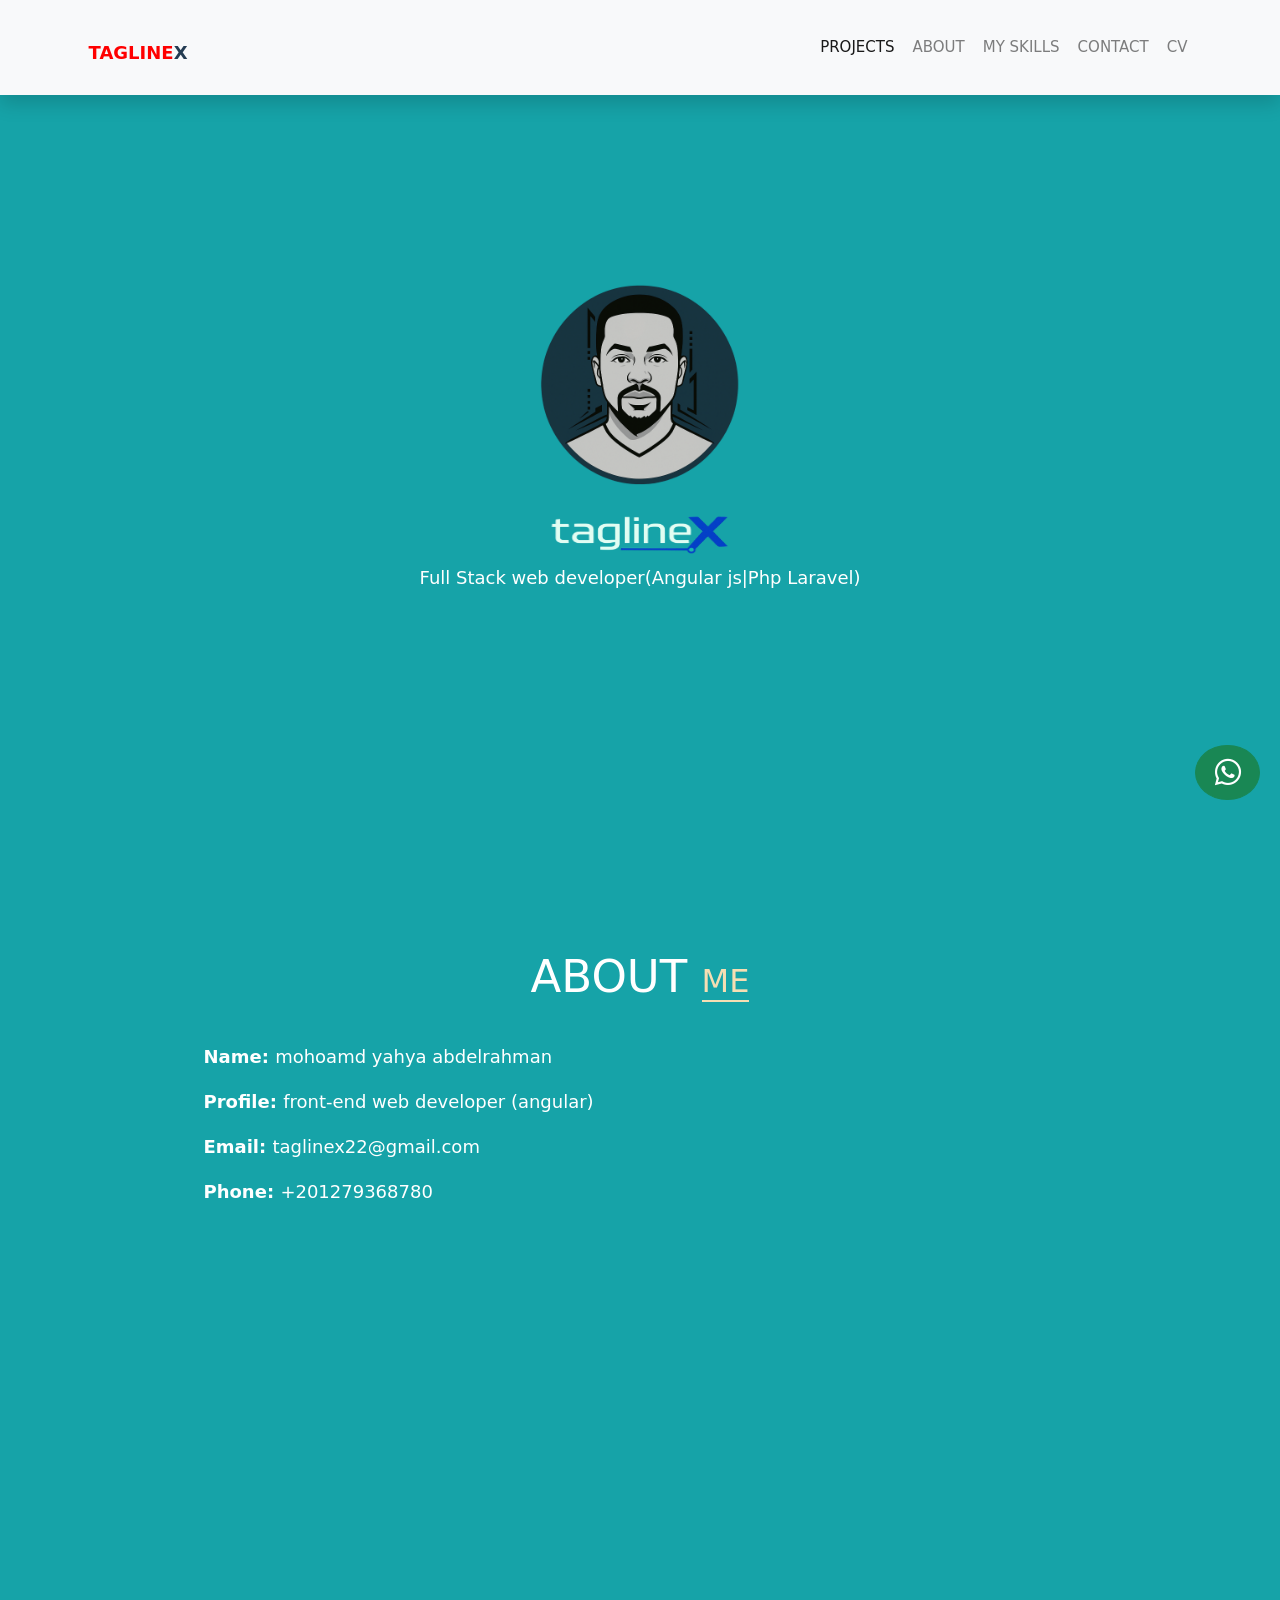
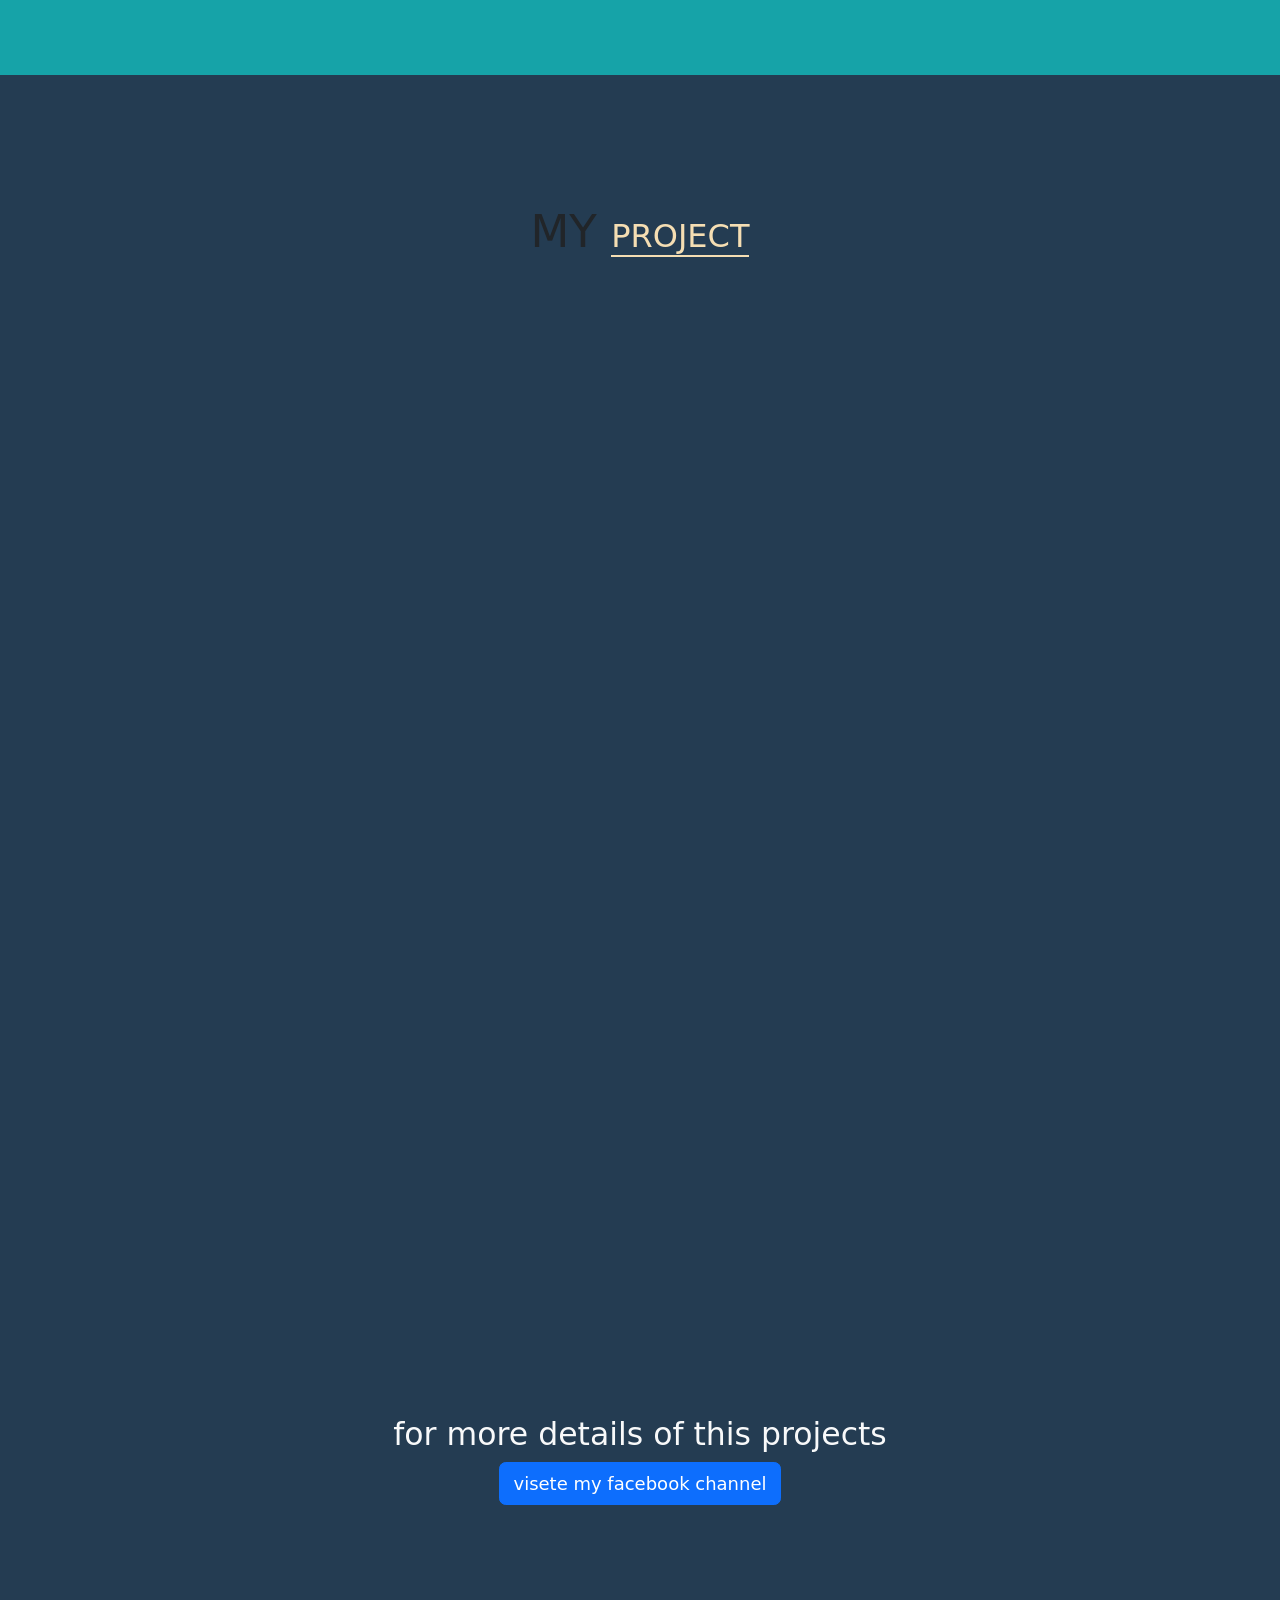
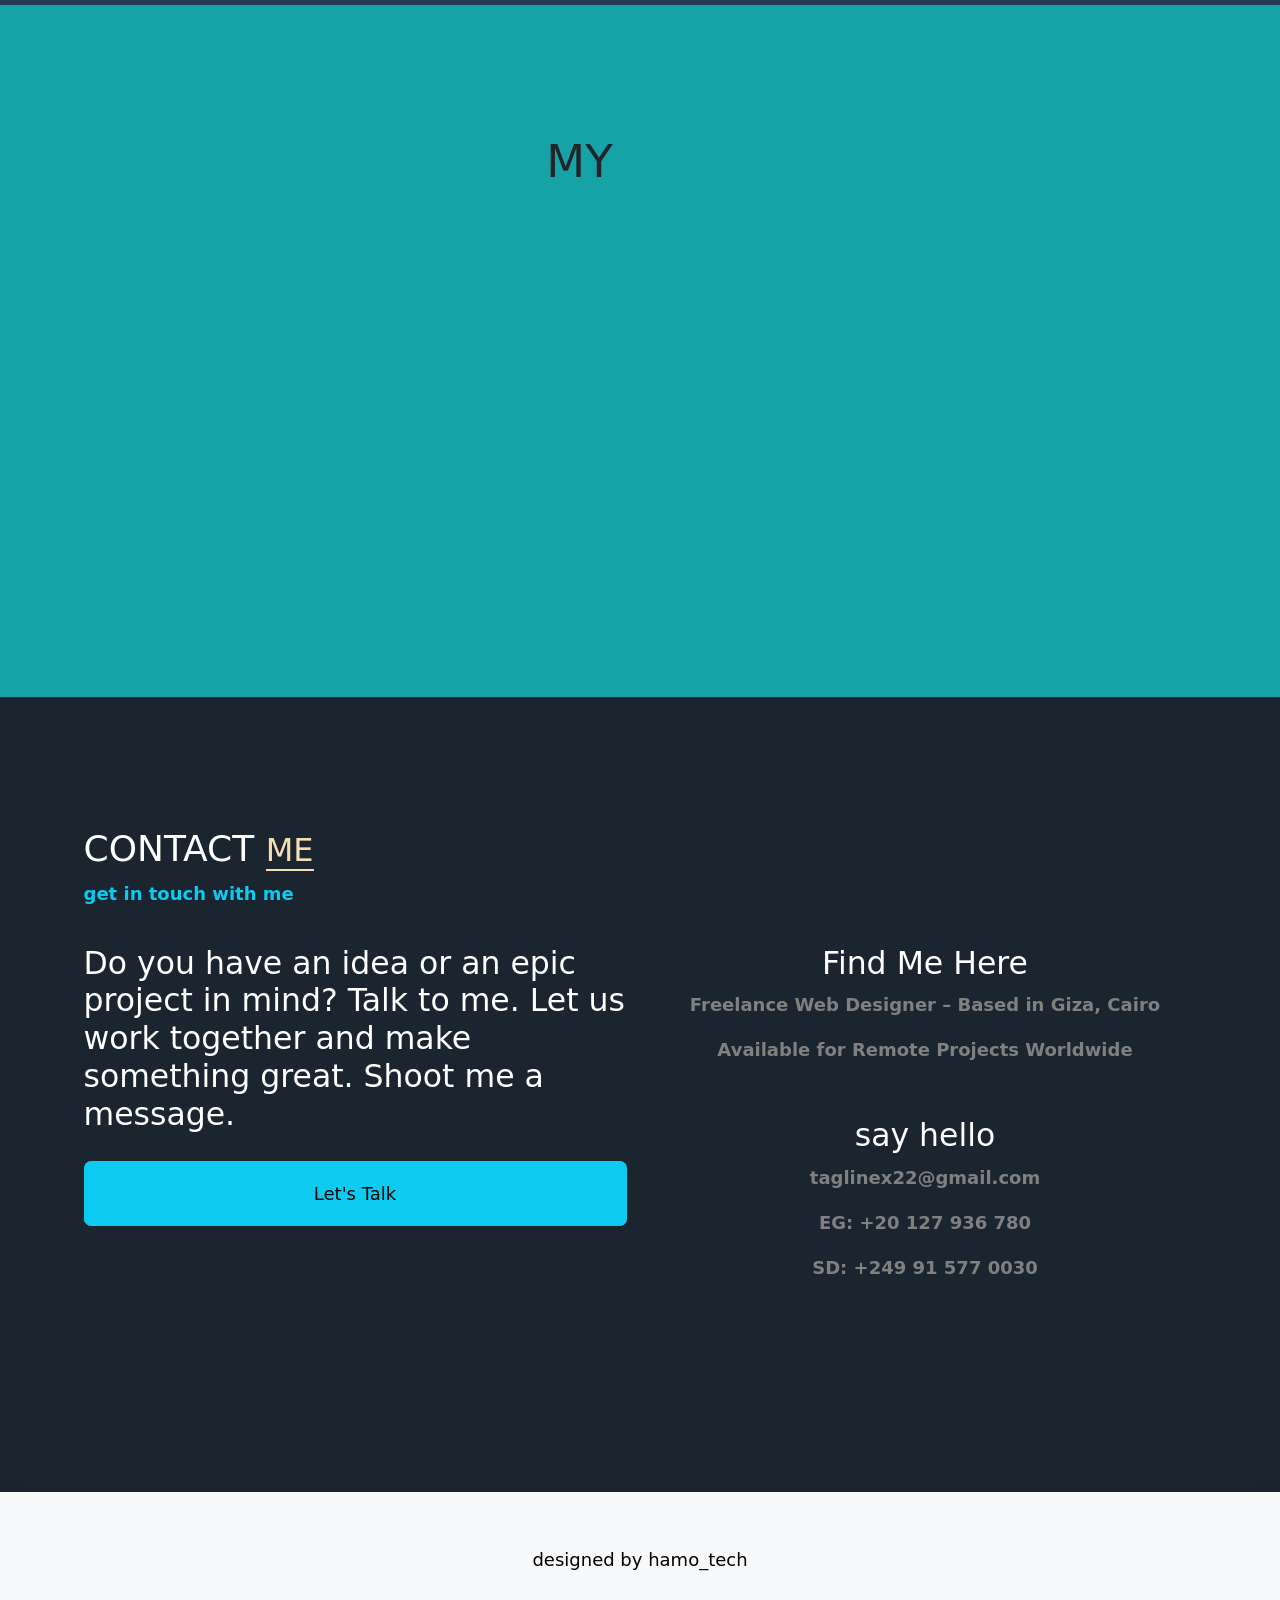
<file: index.html>
<!DOCTYPE html>
<html lang="en">

<head>
  <meta charset="UTF-8">
  <meta name="viewport" content="width=device-width, initial-scale=1.0">

  <!-- SEO Meta Tags -->
  <title>taglineX</title>
  <meta name="description" content="تصميم وتطوير مواقع احترافية باستخدام HTML, CSS, JavaScript, Bootstrap. حلول ويب مبتكرة للشركات والأفراد.">
  <meta name="keywords" content="تصميم مواقع, تطوير ويب, HTML, CSS, JavaScript, Bootstrap, Frontend, Responsive Design, UI/UX, UIhamo-tech">
  <meta name="author" content="Your Name or Company Name">

  <!-- Stylesheets -->
  <link rel="stylesheet" href="./assets/css/bootstrap.css">
  <link rel="stylesheet" href="./assets/css/style.css">
  <link rel="stylesheet" href="./assets/fontawsme/webfonts/all.min.css">
  <link rel="stylesheet" href="./assets/css/lightbox.min.css">

  <!-- Bootstrap 5 CSS from CDN -->
  <link href="https://cdn.jsdelivr.net/npm/bootstrap@5.3.2/dist/css/bootstrap.min.css" rel="stylesheet">

  <!-- FontAwesome Icons -->
  <link rel="stylesheet" href="https://cdnjs.cloudflare.com/ajax/libs/font-awesome/6.5.0/css/all.min.css">

  <!-- AOS Animations -->
  <link rel="stylesheet" href="https://unpkg.com/aos@2.3.1/dist/aos.css" />
</head>


<body>
  <!------------------------ << navbar >>-------------------------------->
  <section id="">
    <!-- Navbar -->
    <nav class="navbar navbar-expand-lg navbar-light bg-light fixed-top shadow p-3">
      <div class="container">
        <a class="navbar-brand" href="#section2"><span class="brand">Tagline<span>X</span></a>
        <button class="navbar-toggler" type="button" data-bs-toggle="collapse" data-bs-target="#navbarNavAltMarkup"
          aria-controls="navbarNavAltMarkup" aria-expanded="false" aria-label="Toggle navigation">
          <span class="navbar-toggler-icon"></span>
        </button>
        <div class="collapse navbar-collapse justify-content-end" id="navbarNavAltMarkup">
          <div class="navbar-nav link">
            <a class="nav-link active" href="#section3">projects</a>
            <a class="nav-link" href="#about">About</a>
            <a class="nav-link" href="#skills">My Skills</a>
            <a class="nav-link" href="#footer">Contact</a>
            <a class="nav-link" href="cv.html">CV</a>
          </div>
        </div>
      </div>
    </nav>
  </section>

  <!----------------------------<< hero >>--------------------------------------->

  <section class="hero" id="section2">
    <div class="container">
      <div class="row">
        <div class="col-12">
          <div class="img" data-aos="fade-up" data-aos-offset="200">
            <!-- <img src="./assets/images/home ava.png" alt="avatar"> -->
            <img src="./assets/images/home22.png" alt="avatar">
          </div>
          <div class="text">
            <h2><img src="./assets/images/logo2.png"></h2>
            <p class="typing-effect"> Full Stack web developer(Angular js|Php Laravel)</p>
          </div>
        </div>

      </div>
    </div>

  </section>
  <!----------------------------<< end hero >>--------------------------------------->



   <!----------------------------<< about me  >>------------------------------------------>
  <section class="about" id="about">
    <h1>about <span class="title">me</span></h1>
    <div class="container">
      <div class="row">
        <div class="col-12 col-md-6 box b">
          <div class="box-img">
            <img src="./assets/images/about3.JPG" data-aos="zoom-in" data-aos-anchor-placement="bottom-bottom">
          </div>
          <div class="box-text">

            <p><strong>Name: </strong>mohoamd yahya abdelrahman</p>
            <p><strong>Profile: </strong> front-end web developer (angular)</p>
            <p><strong>Email: </strong>taglinex22@gmail.com</p>
            <p><strong>Phone: </strong>+201279368780</p>
          </div>
        </div>
        <div class="col-12 col-md-6 box">

          <div class="box-text">
            <p data-aos="fade-up" data-aos-anchor-placement="bottom-bottom">I’m a freelancer Front-End Designer and
              Developer specialized in building interactive websites and web applications using Angular.
              I'm passionate about transforming ideas into smooth, fast, and fully responsive interfaces, with a strong
              focus on
              user experience and visual identity..</p>

            <p data-aos="fade-up" data-aos-anchor-placement="bottom-bottom">I deliver tailored solutions that help
              brands establish a professional presence online — through
              clean code, thoughtful design, and seamless integration with the latest web technologies..</p>

            <p data-aos="fade-up" data-aos-anchor-placement="bottom-bottom">My goal is always to bring real value to my
              clients by combining creative vision with modern development
              practices. Every website I create is a unique digital experience that deserves attention to detail.</p>
          </div>
        </div>
      </div>
    </div>
  </section>



  <!----------------------------<< project >>--------------------------------------->
  <section class="project" id="section3">
    <div class="container ">
      <h1>my <span class="title">project</span></h1>
      <div class="row w-100 m-auto">
        <div class="col-12  col-md-6 col-xl-4 mt-4" data-aos="zoom-in" data-aos-anchor-placement="bottom-bottom">
          <div class="card shadow ">
            <div class="gallrey">
              <a href="./assets/images/1.PNG" data-lightbox="my-gallery"
                data-title="guards system website project via angular js and bootstrap">
                <img src="./assets/images/1.PNG" alt="" class="w-100">
              </a>
              <div class="card-title pt-3">
                <a href="https://angular-frontend-final-project.web.app/home" class="btn btn-primary "
                  target="_blank">live project</a>
              </div>
            </div>
          </div>
        </div>
        <div class="col-12  col-md-6 col-xl-4 mt-4" data-aos="zoom-in" data-aos-anchor-placement="bottom-bottom">
          <div class="card shadow ">
            <div class="gallrey">
              <a href="./assets/images/car.PNG" data-lightbox="my-gallery"
                data-title="Car Rental Platform – Fullstack Laravel (MVC) Project">
                <img src="./assets/images/car.PNG" alt="" class="w-100">
              </a>
              <div class="card-title pt-3">
                <a href="http://www.carrent22.infinityfreeapp.com/" class="btn btn-primary " target="_blank">live
                  project</a>
              </div>
            </div>
          </div>
        </div>

        <div class="col-12 col-md-6 col-xl-4 mt-4" data-aos="zoom-in" data-aos-anchor-placement="bottom-bottom">
          <div class="card shadow ">
            <div class="gallrey">
              <a href="./assets/images/project10.PNG" data-lightbox="my-gallery"
                data-title="free fire website via angular js and bootstrap">
                <img src="./assets/images/project10.PNG" alt="" class="w-100">
              </a>
              <div class="card-title pt-3"><a href="https://hamadagithub22.github.io/angular-freeFire/home"
                  class="btn btn-primary" target="_blank">live project</a></div>
            </div>
          </div>
        </div>
        <div class="col-12 col-md-6 col-xl-4 mt-4" data-aos="zoom-in" data-aos-anchor-placement="bottom-bottom">
          <div class="card shadow">
            <div class="gallrey">
              <a href="./assets/images/project3.PNG" data-lightbox="my-gallery"
                data-title="flare website project via css and html only">
                <img src="./assets/images/project3.PNG" alt="" class="w-100">
              </a>
              <div class="card-title pt-3"><a href="https://hamadagithub22.github.io/challenge_flare_project_11/"
                  class="btn btn-primary" target="_blank">live project</a></div>
            </div>
          </div>
        </div>
        <div class="col-12 col-md-6 col-xl-4 mt-4" data-aos="zoom-in" data-aos-anchor-placement="bottom-bottom">
          <div class="card shadow">
            <div class="gallrey">
              <a href="./assets/images/project4.PNG" data-lightbox="my-gallery"
                data-title="track system website project via angular js and bootstrap">
                <img src="./assets/images/project4.PNG" alt="" class="w-100">
              </a>
              <div class="card-title pt-3"><a href="https://track-system-angular.web.app" class="btn btn-primary"
                  target="_blank">live project</a></div>
            </div>
          </div>
        </div>
        <div class="col-12 col-md-6 col-xl-4 mt-4" data-aos="zoom-in" data-aos-anchor-placement="bottom-bottom">
          <div class="card shadow">
            <div class="gallrey">
              <a href="./assets/images/project2.PNG" data-lightbox="my-gallery"
                data-title="arsha website project via html and css and javascript and bootstrap">
                <img src="./assets/images/project2.PNG" alt="" class="w-100">
              </a>
              <div class="card-title pt-3"><a href="https://hamadagithub22.github.io/challenge_Arsha_project_12/"
                  class="btn btn-primary" target="_blank">live project</a></div>
            </div>
          </div>
        </div>
        <div class="col-12 col-md-6 col-xl-4 mt-4" data-aos="zoom-in" data-aos-anchor-placement="bottom-bottom">
          <div class="card shadow">
            <div class="gallrey">
              <a href="./assets/images/project6.PNG" data-lightbox="my-gallery"
                data-title="application crud system via html and css and javascript only">
                <img src="./assets/images/project6.PNG" alt="" class="w-100">
              </a>
              <div class="card-title pt-3"><a href="https://hamadagithub22.github.io/applicants_card_project_08/"
                  class="btn btn-primary " target="_blank">live project</a></div>
            </div>
          </div>
        </div>
        <div class="col-12 col-md-6 col-xl-4 mt-4" data-aos="zoom-in" data-aos-anchor-placement="bottom-bottom">
          <div class="card shadow">
            <div class="gallrey">
              <a href="./assets/images/project8.PNG" data-lightbox="my-gallery"
                data-title="cyber gaming project via html and css and javascript">
                <img src="./assets/images/project8.PNG" alt="" class="w-100">
              </a>
              <div class="card-title pt-3"><a href="https://hamadagithub22.github.io/cyber-gaming_project_09/"
                  class="btn btn-primary" target="_blank">live project</a></div>
            </div>
          </div>
        </div>
        <div class="col-12 col-md-6 col-xl-4 mt-4" data-aos="zoom-in" data-aos-anchor-placement="bottom-bottom">
          <div class="card shadow">
            <div class="gallrey">
              <a href="./assets/images/project9.PNG" data-lightbox="my-gallery"
                data-title="master code website project via html and css and javascript only">
                <img src="./assets/images/project9.PNG" alt="" class="w-100">
              </a>
              <div class="card-title pt-3"><a href="https://hamadagithub22.github.io/challenge_master-Code_project_14/"
                  class="btn btn-primary" target="_blank">live project</a></div>
            </div>
          </div>
        </div>


      </div>
      <div class="text pt-5">
        <h3 class="text-light">for more details of this projects</h3>
        <a href="https://www.facebook.com/share/16ctkx3nF6/?mibextid=wwXIfr" class="btn btn-primary"
          target="_blank">visete my facebook channel</a>
      </div>

  </section>


  <!----------------------------<< end project >>--------------------------------------->



 


  <section class="ProSection" class="skills" id="skills">
    <h1>my <span class="title"  data-aos="fade-down">skills</span></h1>
    <div class="container" data-aos-anchor-placement="bottom-bottom">
      <!-----------------------------<< progress >>----------------------------->

      <!-- <div class="pro m-5">
        <div class="pr">
          <h6>html</h6>
          <p>95%</p>
        </div>
        <div class="progress">
          <span style="width: 280px;" data-width="95%"></span>
        </div>
        <div class="pr">
          <h6>css</h6>
          <p>92%</p>
        </div>
        <div class="progress">
          <span style="width: 0;" data-width="92%"></span>
        </div>
        <div class="pr">
          <h6>javascript</h6>
          <p>85%</p>
        </div>
        <div class="progress">
          <span style="width: 0;" data-width="85%"></span>
        </div>
        <div class="pr">
          <h6>bootstrap</h6>
          <p>88%</p>
        </div>
        <div class="progress">
          <span style="width: 0;" data-width="88%"></span>
        </div>
        <div class="pr">
          <h6>angular js</h6>
          <p>80%</p>
        </div>
        <div class="progress">
          <span style="width: 0;" data-width="80%"></span>
        </div>

      </div> -->



      <section class="skills-section py-5" id="skills">
<div class="container">

  <div class="row g-4 justify-content-center">

    <!-- HTML -->
    <div class="col-6 col-md-3 text-center" data-aos="zoom-in" data-aos-duration="800">
      <img src="assets/images/skills/html-1.svg" alt="HTML" class="img-fluid mb-2" style="width: 50px;">
      <h6 class="fw-bold mb-1">HTML</h6>
      <span class="badge bg-success">95%</span>
    </div>

    <!-- CSS -->
    <div class="col-6 col-md-3 text-center" data-aos="zoom-in" data-aos-duration="800" data-aos-delay="100">
      <img src="assets/images/skills/css-3.svg" alt="CSS" class="img-fluid mb-2" style="width: 50px;">
      <h6 class="fw-bold mb-1">CSS</h6>
      <span class="badge bg-primary">92%</span>
    </div>

    <!-- JavaScript -->
    <div class="col-6 col-md-3 text-center" data-aos="zoom-in" data-aos-duration="800" data-aos-delay="200">
      <img src="assets/images/skills/javascript-1.svg" alt="JavaScript" class="img-fluid mb-2" style="width: 50px;">
      <h6 class="fw-bold mb-1">JavaScript</h6>
      <span class="badge bg-warning text-dark">85%</span>
    </div>

    <!-- Bootstrap -->
    <div class="col-6 col-md-3 text-center" data-aos="zoom-in" data-aos-duration="800" data-aos-delay="300">
      <img src="assets/images/skills/bootstrap-5-1.svg" alt="Bootstrap" class="img-fluid mb-2" style="width: 50px;">
      <h6 class="fw-bold mb-1">Bootstrap</h6>
      <span class="badge bg-info text-dark">88%</span>
    </div>

    <!-- Angular -->
    <div class="col-6 col-md-3 text-center" data-aos="flip-left" data-aos-duration="800" data-aos-delay="400">
      <img src="assets/images/skills/angular-icon.svg" alt="Angular" class="img-fluid mb-2" style="width: 50px;">
      <h6 class="fw-bold mb-1">Angular</h6>
      <span class="badge bg-danger">80%</span>
    </div>

    <!-- Laravel -->
    <div class="col-6 col-md-3 text-center" data-aos="flip-left" data-aos-duration="800" data-aos-delay="500">
      <img src="assets/images//skills/laravel-2.svg" alt="Laravel" class="img-fluid mb-2" style="width: 50px;">
      <h6 class="fw-bold mb-1">PHP Laravel</h6>
      <span class="badge bg-danger">90%</span>
    </div>

    <!-- MySQL -->
    <div class="col-6 col-md-3 text-center" data-aos="flip-left" data-aos-duration="800" data-aos-delay="600">
      <img src="assets/images/skills/mysql-3.svg" alt="MySQL" class="img-fluid mb-2" style="width: 50px;">
      <h6 class="fw-bold mb-1">MySQL</h6>
      <span class="badge bg-primary">80%</span>
    </div>

    <!-- Database -->
    <div class="col-6 col-md-3 text-center" data-aos="flip-left" data-aos-duration="800" data-aos-delay="700">
      <img src="assets/images/skills/amazon-database.svg" alt="Database" class="img-fluid mb-2" style="width: 50px;">
      <h6 class="fw-bold mb-1">Database</h6>
      <span class="badge bg-success">80%</span>
    </div>

  </div>
</div>


</section>

      <!------------------------------------------------------------------------>


    </div>
    </div>
  </section>



  <!----------------------------<< end about me >>--------------------------------------->



  <!----------------------------<< footer   >>--------------------------------------->
  <footer>
    <div class="container" id="footer">
      <div class="title">
        <h2>Contact <span class="title">me</span></h2>
        <p class="text-info">get in touch with me</p>
      </div>
      <div class="row">
        <div class="col-12 col-md-6 mb-2">

          <h3 class="text-left pb-3">Do you have an idea or an epic project in mind? Talk to me. Let us work together
            and make something great. Shoot me a message.
          </h3>
          <div class="s-contact__email-us">
            <a href="mailto:taglinex22@gmail.com" class="btn btn-info w-100 p-3 mb-5">Let's Talk</a>
          </div>
        </div>
        <div class="col-12 col-md-6">

          <div class="box-1">
            <h3 class="tx">Find Me Here</h3>
            <p>Freelance Web Designer – Based in Giza, Cairo</p>
            <p>Available for Remote Projects Worldwide</p>
          </div>
          <div class="box-2 ">
            <h3 class="mt-5 tx">say hello </h3>
            <p>taglinex22@gmail.com</p>
            <p>EG: +20 127 936 780</p>
            <p>SD: +249 91 577 0030</p>
          </div>
          <div class="media1">
            <a href="https://www.linkedin.com/in/hamadastore22/" target="_blank" data-aos="zoom-in"
              data-aos-anchor-placement="bottom-bottom">
              <i class="fa-brands fa-linkedin"></i>
            </a>
            <a href="https://www.facebook.com/share/16ctkx3nF6/?mibextid=wwXIfr" target="_blank" data-aos="zoom-in"
              data-aos-anchor-placement="bottom-bottom">
              <i class="fa-brands fa-facebook"></i>
            </a>
            <!-- <a href="#" target="_blank" data-aos="zoom-in" data-aos-anchor-placement="bottom-bottom">
                  <i class="fa-brands fa-telegram" ></i>
                </a> -->

            <a href="https://github.com/hamadagithub22" target="_blank" data-aos="zoom-in"
              data-aos-anchor-placement="bottom-bottom">
              <i class="fa-brands fa-github"></i>
            </a>
          </div>


        </div>
      </div>
    </div>


  </footer>
  <div class="copyright bg-light shadow p-5">
    <!-- <p>Copyright © tag lineX 2025 </p> -->
    <p>designed by hamo_tech</p>
  </div>
  <!-- زر الواتساب -->
  <a href="https://wa.me/+201279368780" target="_blank" class="whasap btn btn-success rounded-circle position-fixed"
    style="bottom: 100px; right: 20px; z-index: 1030;">
    <i class="fa-brands fa-whatsapp" style="font-size: 30px;"></i>
  </a>
  <!----------------------------<< end footer   >>--------------------------------------->






  <!------------------------ << navbar >>-------------------------------->





  <!----------------------------------------<< spinner >>-------------------------------------->


  <!-- Page Preloder -->
  <div id="preloder">
    <div class="loader"></div>
  </div>



  <script src="https://code.jquery.com/jquery-3.5.1.slim.min.js"></script>
  <script src="https://unpkg.com/aos@2.3.1/dist/aos.js"></script>
  <script src="https://cdn.jsdelivr.net/npm/@popperjs/core@2.6.0/dist/umd/popper.min.js"></script>
  <script src="./assets/js/lightbox-plus-jquery.min.js"></script> <!-- إذا متأكد أن هذا الملف حديث وكامل -->


  <!-- Bootstrap 5 Bundle JS (includes Popper) -->
  <script src="https://cdn.jsdelivr.net/npm/bootstrap@5.3.2/dist/js/bootstrap.bundle.min.js"></script>






  <script>

    let ProSection = document.querySelector(".ProSection");
    let spans = document.querySelectorAll(".ProSection span");

    window.onscroll = function () {
      if (window.scrollY >= ProSection.offsetTop - 50) {
        console.log("read setin skills")
        spans.forEach((span) => {
          span.style.width = span.dataset.width;
        })
      }
    }



    $(window).on('load', function () {
      /*------------------
        Preloder
      --------------------*/
      $(".loader").fadeOut();
      $("#preloder").delay(400).fadeOut("slow");

    });

    AOS.init();
    let btn = document.querySelector('#contacts .btn');
  </script>

</body>

</html>
</file>
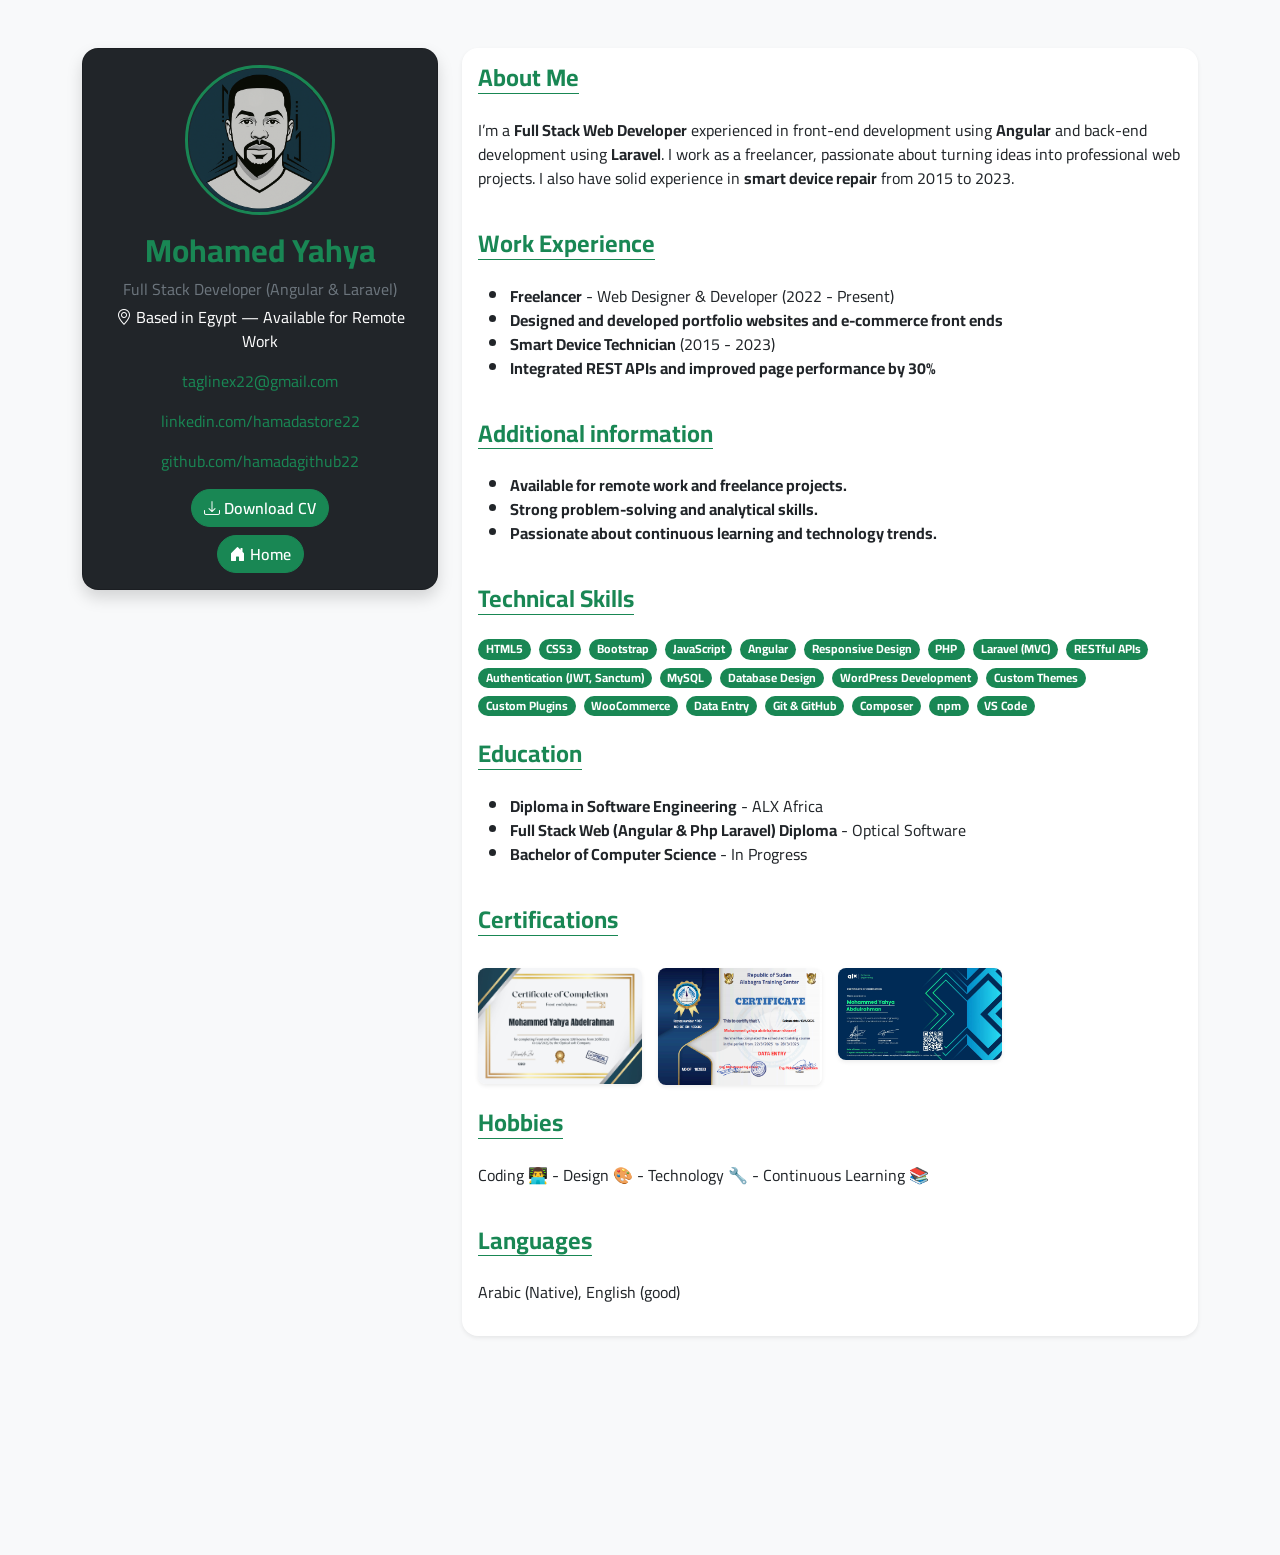
<file: cv.html>
<!DOCTYPE html>
<html lang="en" dir="ltr">
<head>
  <meta charset="UTF-8">
  <meta name="viewport" content="width=device-width, initial-scale=1">
  <title>CV | Mohamed Yahya - Full Stack Developer</title>

  <!-- Bootstrap CSS -->
  <link href="https://cdn.jsdelivr.net/npm/bootstrap@5.3.3/dist/css/bootstrap.min.css" rel="stylesheet">
  
  <!-- AOS Animation -->
  <link href="https://cdn.jsdelivr.net/npm/aos@2.3.4/dist/aos.css" rel="stylesheet">

  <!-- Icons -->
  <link href="https://cdn.jsdelivr.net/npm/bootstrap-icons@1.11.3/font/bootstrap-icons.css" rel="stylesheet">

  <!-- Google Font -->
  <link href="https://fonts.googleapis.com/css2?family=Cairo:wght@400;700&display=swap" rel="stylesheet">

  <style>
    body {
      font-family: 'Cairo', sans-serif;
      background-color: #f8f9fa;
      /* background-color: #1a252f; */
      color: #212529;
    }
  </style>
</head>
<body>
    

  <div class="container py-5">
    <div class="row justify-content-center">
      <!-- Profile Section -->
      <div class="col-md-4 mb-4 text-center" data-aos="fade-right">
        <div class="card bg-dark text-white rounded-4 shadow">
          <div class="card-body">
            <img src="assets/images/home22.png" 
                 alt="Profile Photo" 
                 class="rounded-circle border border-3 border-success mb-3" 
                 style="width: 150px; height: 150px; object-fit: cover;">
       <h2 class="fw-bold text-success">Mohamed Yahya</h2>
<p class="text-secondary mb-1"> Full Stack Developer (Angular & Laravel)</p>
<p><i class="bi bi-geo-alt"></i> Based in Egypt — Available for Remote Work</p>
<p><a href="hamotech22@gmail.com" class="link-success text-decoration-none">taglinex22@gmail.com</a></p>
<p><a href="https://www.linkedin.com/in/hamadastore22" class="link-success text-decoration-none">linkedin.com/hamadastore22</a></p>
<p><a href="https://github.com/hamadagithub22/" class="link-success text-decoration-none">github.com/hamadagithub22</a></p>


<div class="d-flex flex-column align-items-center mt-3">
  <!-- Download CV Button -->
  <a href="CV.pdf" download class="btn btn-success rounded-pill fw-semibold mb-2">
    <i class="bi bi-download"></i> Download CV
  </a>

  <!-- Home Button -->
  <a href="index.html" class="btn btn-success rounded-pill fw-semibold">
    <i class="bi bi-house-door-fill"></i> Home
  </a>
</div>

          </div>
        </div>
      </div>

      <!-- Professional Details -->
      <div class="col-md-8" data-aos="fade-left">
        <div class="card border-0 shadow-sm rounded-4">
          <div class="card-body">
            <h4 class="text-success border-bottom border-success d-inline-block fw-bold">About Me</h4>
            <p class="mt-3">
              I’m a <strong>Full Stack Web Developer</strong> experienced in front-end development using <strong>Angular</strong>
              and back-end development using <strong>Laravel</strong>.  
              I work as a freelancer, passionate about turning ideas into professional web projects.  
              I also have solid experience in <strong>smart device repair</strong> from 2015 to 2023.
            </p>

            <h4 class="text-success border-bottom border-success d-inline-block fw-bold mt-4">Work Experience</h4>
            <ul class="mt-3">
              <li><strong>Freelancer</strong> - Web Designer & Developer (2022 - Present)</li>
              <li><strong>Designed and developed portfolio websites and e-commerce front ends</strong></li>
              <li><strong>Smart Device Technician</strong> (2015 - 2023)</li>
              <li><strong>Integrated REST APIs and improved page performance by 30%</strong></li>
            </ul>
            <h4 class="text-success border-bottom border-success d-inline-block fw-bold mt-4">Additional information </h4>
            <ul class="mt-3">
              <li><strong>Available for remote work and freelance projects.</strong></li>
              <li><strong>Strong problem-solving and analytical skills.</strong></li>
              <li><strong>Passionate about continuous learning and technology trends.</strong></li>
            </ul>

            <!-- <h4 class="text-success border-bottom border-success d-inline-block fw-bold mt-4">Technical Skills</h4>
            <div class="mt-3 d-flex flex-wrap gap-2">
              <span class="badge bg-success rounded-pill">HTML5</span>
              <span class="badge bg-success rounded-pill">CSS3</span>
              <span class="badge bg-success rounded-pill">Bootstrap</span>
              <span class="badge bg-success rounded-pill">JavaScript</span>
              <span class="badge bg-success rounded-pill">Angular</span>
              <span class="badge bg-success rounded-pill">Laravel</span>
              <span class="badge bg-success rounded-pill">PHP</span>
              <span class="badge bg-success rounded-pill">MySQL</span>
              <span class="badge bg-success rounded-pill">Git & GitHub</span>
              <span class="badge bg-success rounded-pill">Responsive Design</span>
            </div> -->

<h4 class="text-success border-bottom border-success d-inline-block fw-bold mt-4">
  Technical Skills
</h4>

<div class="mt-3 d-flex flex-wrap gap-2">
  <!-- Frontend -->
  <span class="badge bg-success rounded-pill">HTML5</span>
  <span class="badge bg-success rounded-pill">CSS3</span>
  <span class="badge bg-success rounded-pill">Bootstrap</span>
  <span class="badge bg-success rounded-pill">JavaScript</span>
  <!-- <span class="badge bg-success rounded-pill">React.js</span> -->
  <span class="badge bg-success rounded-pill">Angular</span>
  <span class="badge bg-success rounded-pill">Responsive Design</span>

  <!-- Backend -->
  <span class="badge bg-success rounded-pill">PHP</span>
  <span class="badge bg-success rounded-pill">Laravel (MVC)</span>
  <span class="badge bg-success rounded-pill">RESTful APIs</span>
  <span class="badge bg-success rounded-pill">Authentication (JWT, Sanctum)</span>
  <span class="badge bg-success rounded-pill">MySQL</span>
  <span class="badge bg-success rounded-pill">Database Design</span>

  <!-- CMS -->
  <span class="badge bg-success rounded-pill">WordPress Development</span>
  <span class="badge bg-success rounded-pill">Custom Themes</span>
  <span class="badge bg-success rounded-pill">Custom Plugins</span>
  <span class="badge bg-success rounded-pill">WooCommerce</span>
  <span class="badge bg-success rounded-pill">Data Entry</span>

  <!-- Tools -->
  <span class="badge bg-success rounded-pill">Git & GitHub</span>
  <span class="badge bg-success rounded-pill">Composer</span>
  <span class="badge bg-success rounded-pill">npm</span>
  <span class="badge bg-success rounded-pill">VS Code</span>
</div>


            <h4 class="text-success border-bottom border-success d-inline-block fw-bold mt-4">Education</h4>
            <ul class="mt-3">
              <li><strong>Diploma in Software Engineering</strong> - ALX Africa</li>
              <li><strong>Full Stack Web (Angular & Php Laravel) Diploma</strong> - Optical Software</li>
              <li><strong>Bachelor of Computer Science</strong> - In Progress</li>
            </ul>

             <h4 class="text-success border-bottom border-success d-inline-block fw-bold mt-4">Certifications</h4>
<div class="row g-3 mt-2"> 
  <div class="col-6 col-lg-3">
    <img src="assets/images/Documents/Optical Front-end.JPG" alt="Certificate 3" class="img-fluid rounded-3 shadow-sm">
  </div>
   <div class="col-6 col-lg-3">
    <img src="assets/images/Documents/Data Entry.PNG" alt="Certificate 2" class="img-fluid rounded-3 shadow-sm">
  </div>
  <div class="col-6 col-lg-3">
    <img src="assets/images/Documents/ALX Full Stack.JPG" alt="Certificate 1" class="img-fluid rounded-3 shadow-sm">
  </div>
</div>




            <h4 class="text-success border-bottom border-success d-inline-block fw-bold mt-4">Hobbies</h4>
            <p class="mt-3">Coding 👨‍💻 - Design 🎨 - Technology 🔧 - Continuous Learning 📚</p>
            <h4 class="text-success border-bottom border-success d-inline-block fw-bold mt-4"> Languages</h4>
            <p class="mt-3">Arabic (Native), English (good)</p>
          </div>
        </div>
      </div>
    </div>
  </div>

  <footer class="text-center text-muted mt-5 small" data-aos="fade-up">
    © 2025 hamo-tech | All Rights Reserved
  </footer>

  <!-- Bootstrap JS -->
  <script src="https://cdn.jsdelivr.net/npm/bootstrap@5.3.3/dist/js/bootstrap.bundle.min.js"></script>
  
  <!-- AOS Animation JS -->
  <script src="https://cdn.jsdelivr.net/npm/aos@2.3.4/dist/aos.js"></script>
  <script>
    AOS.init({
      duration: 800,
      once: true
    });
  </script>
</body>
</html>
</file>
<file: assets/css/style.css>
header{
    padding: 7px;
    position: fixed;
    width: 100%;
    z-index: 1;
    
}
*{
    scroll-behavior: smooth;
    text-align: center;
    /* font-weight: bold; */
    font-size: 18px;
}
:root {
    --color-1: rgb(22, 163, 168);
    --color-2: hsla(182, 82%, 38%, 1);
}


h1{
    text-transform: uppercase;
    padding: 30px 0px;
    font-weight: bold;
    color: white;
    font-size: 32px;
    
}
h3{
    font-size: 24px;
}
.btn{
    font-size: 16px;
}
span.title{
    color: wheat;
    border-bottom: 2px solid wheat ;
    font-size: 32px;
}





nav .navbar-brand{
    color: red;
    font-size: large;
    font-size: 32px;
    font-weight: bold;
}section nav{
    padding: 25px;  
}


nav a{
    color: white;
    font-size: 18px;
    text-transform:uppercase;
    padding: 5px;
 
}
nav .link a{
    color: red; 
    font-size: 15px !important;  
}

.navbar {
    background-color: #1a252f;
}


.gallrey img{
    width: auto;
    height: 300px;
}

nav .navbar-brand{
    font-size: large;
    font-size: 32px;
    font-weight: bold;
}
a .brand{
    color: red ;
}
a .brand span{
    color:#243c52;
}



.drop a{
    color: black;
}
.drop1 a{
    font-size: 18px;
    
}
.drop1{
    padding-top: 2px;
    
}
.menu a{
    cursor: pointer;    
}





.hero{
    padding-top: 150px;
    min-height: 80vh;
    background-color: var(--color-1);
    text-align: center;
    display: flex;
    justify-content: center;
    align-items: center;
    color: white;
}


#section2 img{
    width: 200px;
    padding-top: 30px;



}

h2 img{
    height: 70px;

}

#section3{
    height: auto;
    padding: 100px 0px;
    /* background-color: #95a5a6; */
    background-color: #243c52;
    background-attachment: fixed;
}
.about{
    height: auto;
    padding: 200px 0px;
    background-color: var(--color-1);
    color: white;
}




.skills{
    height: auto;
    padding: 200px 0px;
    
}

#section4{
    height: 100vh;
}
.con{
    display: flex;
    justify-content: center;
    
}

.card{
    height: 300px;
    margin: 8px 0px;
    overflow: hidden;
    transition: transform 0.3s ease; /* حركة ناعمة */


    
}
.card img{
    height: 220px;

   
}
.card .card-title{
    background-color: white;
    padding: 20px 0px;
   
}
.card:hover{
    transform: translatey(-10px); /* يتحرك لليسار 10px */
}



/************************ << progress >> **************************/
.progress{
    width: 100%;
    height: 17px;
    position: relative;
    background-color: white;
    margin: 10px;
   
}

.progress span{
    position: absolute;
    left: 0;
    top: 0;
    height: 100%;
    background-color: indianred;
    transition: width 0.3s linear;
  
}

.ProSection{
    /* background-color: #95a5a6; */
     background-color: var(--color-1);
}

.ProSection h5{
    padding-left: 10px;
}

.ProSection .pr{
    display: flex;
    justify-content: space-between;
    position: relative;
    top: 20px;
}
.ProSection .pr h6{
    color: #243c52 !important;
}

footer{
    background-color: #1a252f;
    height: auto;
    padding: 130px 0px;
    color: white;
    
}

footer .container{
    text-align: left;
}
footer h2{
    text-transform: uppercase;
}
footer .title h2{
    text-align: left;
}
footer .title p{
    text-align: left;
    padding-bottom: 20px;
}
footer p{
    color: gray;
    font-weight: bold;
}



.copyright{
    background-color: #2c3e50;  
    height: 5vh;
    color: black;
    padding: 30px 0px;
    
}
.ProSection{

    padding: 100px 0px;
}
.about .box{
    display: flex;
 
}
.about .box img{
    width: 120px;
    height: 140px;
    padding-right: 10px;
}
.about .box .box-text p{
    text-align: left;
    
}


 i{
    font-size: 40px;
    padding: 5px;
    cursor: pointer;   
    overflow: hidden;
   
}
.media1 a{
    text-decoration: none;
    font-size: 32PX;
    color: #ffffff;
    transition: color 0.3s ease, transform 0.3s ease;
    overflow: hidden;
  
    
}
.media1 a:hover{
       color: #00bcd4;
      transform: scale(1.2);
    
      
}



#section4{
    height: auto;
    padding: 200px 0px;
    display: flex;
    align-items: center;

}
input{
    padding: 10px;
    text-align: left;

}



/*============================= << typing >>=====================================*/

.typing-effect {
  font-size: 18px;
  display: inline-block;
  white-space: nowrap;
  overflow: hidden;
  /* border-right: 3px solid rgb(247, 244, 244);  لمحاكاة مؤشّر الكتابة */
  animation: typing 10s steps(35) infinite, blink 0.75s step-end infinite;
}

@keyframes typing {
  0% {
    width: 0;
  }
  100% {
    width: 100%;
  }
}

@keyframes blink {
  50% {
    border-color: transparent;
  }
  100% {
    border-color: black;
  }
}








/*============================= << typing >>=====================================*/



/******************** loader **************/
/* Preloder */
#preloder {
	position: fixed;
	width: 100%;
	height: 100%;
	top: 0;
	left: 0;
	z-index: 999999;
	background: #fff;
}

.loader {
	width: 40px;
	height: 40px;
	position: absolute;
	top: 50%;
	left: 50%;
	margin-top: -13px;
	margin-left: -13px;
	border-radius: 60px;
	animation: loader 0.5s linear infinite;
	-webkit-animation: loader 0.8s linear infinite;
}

@keyframes loader {
	0% {
		-webkit-transform: rotate(0deg);
		transform: rotate(0deg);
		border: 4px solid #f44336;
		border-left-color: transparent;
	}
	50% {
		-webkit-transform: rotate(180deg);
		transform: rotate(180deg);
		border: 4px solid #673ab7;
		border-left-color: transparent;
	}
	100% {
		-webkit-transform: rotate(360deg);
		transform: rotate(360deg);
		border: 4px solid #f44336;
		border-left-color: transparent;
	}
}

@-webkit-keyframes loader {
	0% {
		-webkit-transform: rotate(0deg);
		border: 4px solid #f44336;
		border-left-color: transparent;
	}
	50% {
		-webkit-transform: rotate(180deg);
		border: 4px solid #673ab7;
		border-left-color: transparent;
	}
	100% {
		-webkit-transform: rotate(360deg);
		border: 4px solid #f44336;
		border-left-color: transparent;
	}
}

.whasap i{
    display: flex;
    justify-content: center;
    align-items: center;
}

/******************** loader **************/

@media(max-width:700px){
     .hero{
        padding-top: 200px;
        height: auto;
    }
    *{
        font-size: 16px;
        
    }
  
   
    .hero .text h1{
        font-size: 40px;
    }
   
   #section2 img{
    width: 140px;
    padding-top: 30px;


}
.btn{
    font-size: 14px;
}
footer h3{
    font-size: 17px;
}
h1{
    text-transform: uppercase;
    padding: 30px 0px;
    font-weight: bold;
    color: white;
    font-size: 25px;
    
}
span.title{
    color: wheat;
    border-bottom: 2px solid wheat ;
    font-size: 25px;
}



   footer p{
        text-align: left;
    }
    footer h3{
        text-align: left;
    }
    footer .media1{
        text-align: left;
    }

  

}
@media(max-width:577px){

       #section3 .container{
         padding: 0px 30px;
     }
     .about{
        padding: 0px 10px;
   
      
     
     }
     .about img{
        display: none;
     }
     .text h3{
        font-size: 18px;
     }
     .about .box-text span{
      display: none;
    }
   
}
</file>
